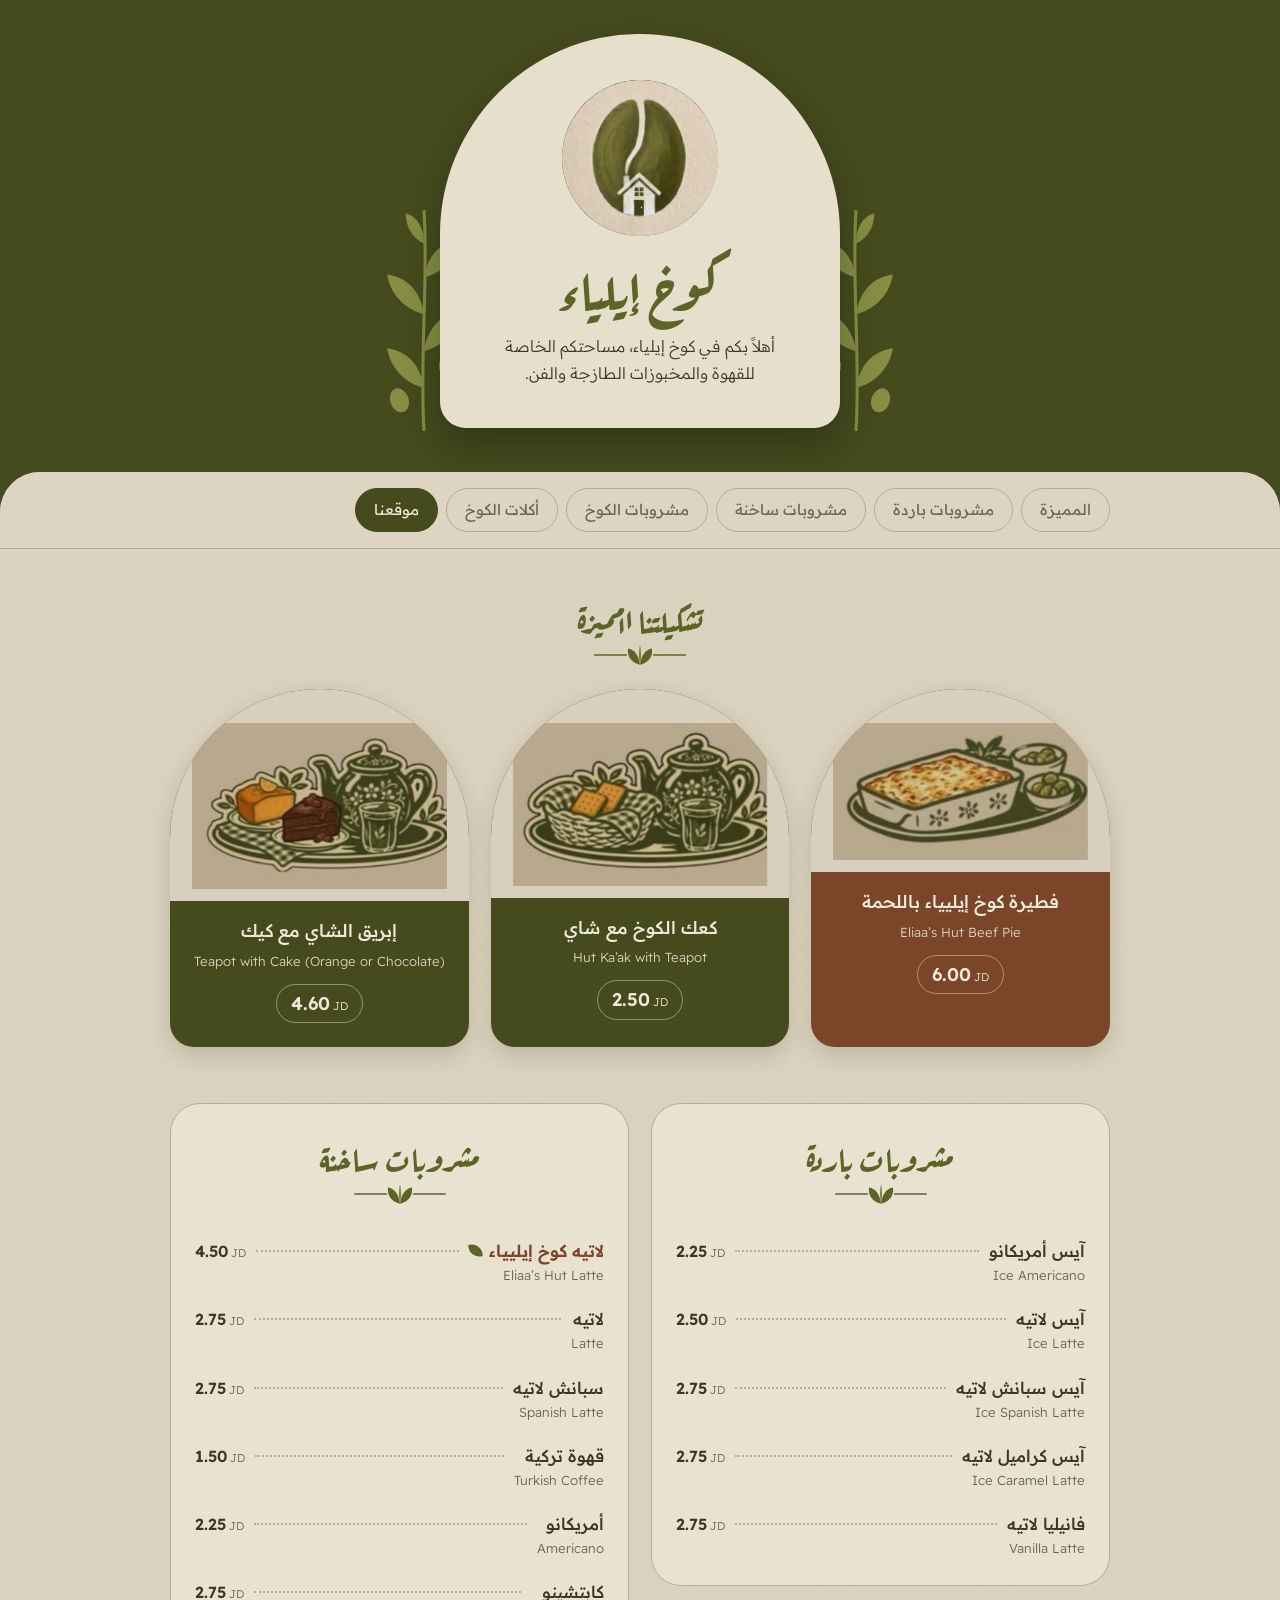
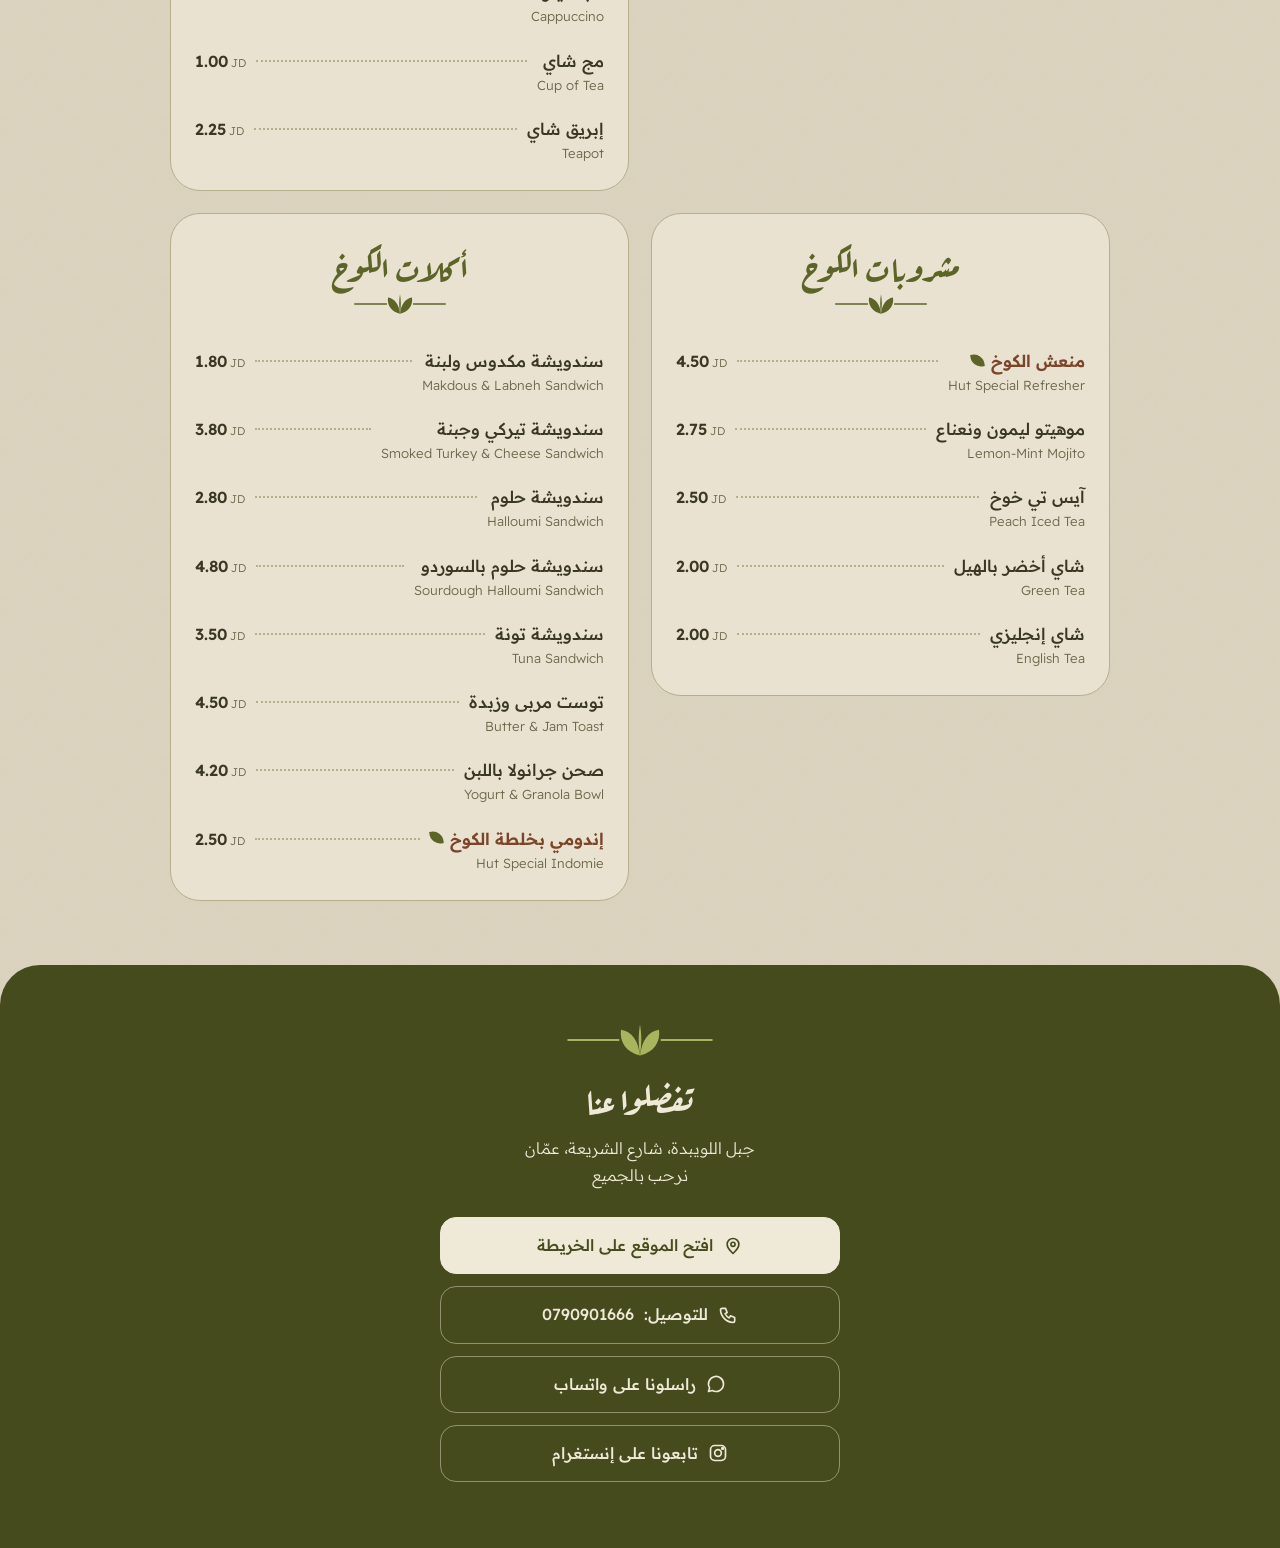
<file: index.html>
<!DOCTYPE html>
<html lang="ar" dir="rtl">
<head>
<meta charset="utf-8">
<meta name="viewport" content="width=device-width, initial-scale=1, viewport-fit=cover">
<title>كوخ إيلياء | القائمة</title>
<link rel="preconnect" href="https://fonts.googleapis.com">
<link rel="preconnect" href="https://fonts.gstatic.com" crossorigin>
<link href="https://fonts.googleapis.com/css2?family=Aref+Ruqaa:wght@400;700&family=Readex+Pro:wght@300;400;500;600&display=swap" rel="stylesheet">
<style>
:root{
  --bg:#ddd5c1; --paper:#e9e2d0; --ink:#3a3822; --soft:#6a674a; --olive:#5d6428; --olive-d:#454b1d;
  --brown:#7a4528; --line:#b7ae8e; --on-olive:#efe9d8; --arch:#e6dfcb; --tile:#d8cfbe;
  box-sizing:border-box; padding-top:env(safe-area-inset-top,0px); padding-bottom:env(safe-area-inset-bottom,0px);
}
@media (prefers-color-scheme:dark){
  :root:not([data-theme="light"]){--bg:#1b1e14;--paper:#252919;--ink:#ece5d1;--soft:#b3ad8e;--olive:#a9b45e;--olive-d:#363b1a;--brown:#d9a07a;--line:#434730;--on-olive:#ece5d1}
}
:root[data-theme="dark"]{--bg:#1b1e14;--paper:#252919;--ink:#ece5d1;--soft:#b3ad8e;--olive:#a9b45e;--olive-d:#363b1a;--brown:#d9a07a;--line:#434730;--on-olive:#ece5d1}
*{box-sizing:border-box}
html{scroll-behavior:smooth;scroll-padding-top:calc(env(safe-area-inset-top,0px) + 70px)}
body{margin:0;background:var(--bg);color:var(--ink);font-family:"Readex Pro","Segoe UI",Tahoma,sans-serif;line-height:1.7;overflow-x:clip;
  background-image:url("data:image/svg+xml,%3Csvg xmlns='http://www.w3.org/2000/svg' width='160' height='160'%3E%3Cfilter id='n'%3E%3CfeTurbulence type='fractalNoise' baseFrequency='.8' numOctaves='2'/%3E%3CfeColorMatrix values='0 0 0 0 .3 0 0 0 0 .28 0 0 0 0 .15 0 0 0 .08 0'/%3E%3C/filter%3E%3Crect width='160' height='160' filter='url(%23n)'/%3E%3C/svg%3E")}
body::before{content:"";position:fixed;inset:0 0 auto;height:env(safe-area-inset-top,0px);background:var(--olive-d);z-index:20}
a{color:inherit}
:focus-visible{outline:3px solid var(--brown);outline-offset:3px;border-radius:8px}
.wrap{max-width:980px;margin:0 auto;padding:0 20px}
.ar-font{font-family:"Aref Ruqaa","Amiri",serif}

/* hero: cream arch on olive, as on their printed menu */
.hero{background:var(--olive-d);color:var(--on-olive);padding:34px 0 84px;position:relative;overflow:hidden}
.hero .wrap{display:flex;justify-content:center;position:relative}
.arch{position:relative;width:min(100%,400px);background:var(--arch);color:var(--olive-d);border-radius:200px 200px 26px 26px;padding:46px 26px 40px;text-align:center;box-shadow:0 18px 40px rgba(0,0,0,.28);animation:up .9s cubic-bezier(.2,.7,.2,1) both}
.arch img{width:156px;height:156px;border-radius:50%;display:block;margin:0 auto 16px;animation:pop .9s .25s cubic-bezier(.2,.8,.3,1.2) both}
.arch h1{font-family:"Aref Ruqaa",serif;font-weight:700;font-size:clamp(2.6rem,11vw,3.4rem);line-height:1.2;margin:0;color:#5d6428}
.arch .en{margin:2px 0 16px;direction:ltr;font-weight:300;letter-spacing:.2em;font-size:.82rem;color:#6a674a}
.arch p.t{margin:0 auto;max-width:28ch;font-weight:300;font-size:1rem;color:#3a3822}
.twig{position:absolute;bottom:-6px;width:92px;height:230px;color:#8d9648;opacity:.9}
.twig.l{left:calc(50% - min(50%,200px) - 62px)}
.twig.r{right:calc(50% - min(50%,200px) - 62px);transform:scaleX(-1)}
@media(max-width:560px){.twig{display:none}}
@keyframes up{from{opacity:0;transform:translateY(26px)}to{opacity:1;transform:none}}
@keyframes pop{from{opacity:0;transform:scale(.7)}to{opacity:1;transform:none}}

.sheet{position:relative;margin-top:-40px;background:var(--bg);border-radius:40px 40px 0 0;background-image:inherit}

/* chips */
nav{position:sticky;top:env(safe-area-inset-top,0px);z-index:9;background:var(--bg);padding:12px 0;border-radius:40px 40px 0 0;box-shadow:0 1px 0 var(--line)}
nav .row{display:flex;gap:8px;overflow-x:auto;padding:4px 20px;scrollbar-width:none;max-width:980px;margin:0 auto}
nav .row::-webkit-scrollbar{display:none}
nav a{flex:none;text-decoration:none;font-size:.95rem;padding:8px 18px;border-radius:999px;border:1px solid var(--line);color:var(--soft);transition:background .2s,color .2s}
nav a.on{background:var(--olive-d);color:var(--on-olive);border-color:var(--olive-d)}

.sec-head{text-align:center;margin:0 0 22px}
.sec-head h2{font-family:"Aref Ruqaa",serif;font-weight:700;font-size:2.1rem;margin:0;line-height:1.3;color:var(--olive)}
.leaf{display:block;margin:4px auto 0;width:96px;height:24px;color:var(--olive)}
section{padding-top:48px}

/* signature cards */
.sig{display:grid;gap:18px}
.card{display:grid;grid-template-columns:42% 1fr;border-radius:24px;overflow:hidden;background:var(--olive-d);color:#efe9d8;box-shadow:0 8px 22px rgba(40,40,15,.16)}
.card.b{background:#7a4528}
.card .pic{background:var(--tile);display:flex;align-items:center;justify-content:center;padding:10px}
.card .pic img{width:100%;height:auto;display:block;mix-blend-mode:multiply}
.card .tx{padding:18px 18px;display:flex;flex-direction:column;justify-content:center;gap:6px}
.card .ar{font-size:1.1rem;font-weight:500;line-height:1.5}
.card .lat{font-size:.82rem;font-weight:300;opacity:.85;direction:ltr;text-align:right}
.card .p{align-self:flex-start;margin-top:6px;font-weight:600;font-size:1.15rem;direction:ltr;unicode-bidi:isolate;padding:3px 14px;border:1px solid rgba(239,233,216,.45);border-radius:999px}
.card .p small{font-weight:300;font-size:.7rem;margin-inline-start:3px}
@media(min-width:760px){
  .sig{grid-template-columns:repeat(3,1fr);gap:22px}
  .card{display:flex;flex-direction:column;border-radius:150px 150px 24px 24px}
  .card .pic{padding:34px 22px 12px}
  .card .tx{align-items:center;text-align:center;padding:16px 18px 24px}
  .card .lat{text-align:center}
  .card .p{align-self:center}
}

/* menu panels */
.panels{display:grid;gap:22px}
@media(min-width:820px){.panels{grid-template-columns:1fr 1fr;align-items:start}}
.panel{background:var(--paper);border:1px solid var(--line);border-radius:30px;padding:30px 24px 16px}
.panel section{padding:0}
.item{display:flex;align-items:baseline;gap:10px;padding:10px 0}
.item .n{flex:none;max-width:72%}
.item .ar{display:block;font-weight:500;font-size:1.04rem;line-height:1.5}
.item .lat{display:block;font-size:.82rem;color:var(--soft);font-weight:300;direction:ltr;text-align:right}
.item .dots{flex:1;border-bottom:2px dotted var(--line);transform:translateY(-5px);min-width:14px}
.item .p{flex:none;font-weight:600;color:var(--olive-d);direction:ltr;unicode-bidi:isolate;font-variant-numeric:tabular-nums}
.item .p small{font-weight:300;color:var(--soft);font-size:.7rem;margin-inline-start:3px}
:root:not([data-theme="light"]) .item .p{color:var(--ink)}
.item.house .ar{color:var(--brown);font-weight:600}
.item.house .ar::after{content:"";display:inline-block;width:.8em;height:.8em;margin-inline-start:7px;background:var(--olive);border-radius:0 80% 0 80%;transform:rotate(-8deg)}

/* footer */
footer{margin-top:64px;background:var(--olive-d);color:var(--on-olive);border-radius:40px 40px 0 0;padding:56px 0 calc(36px + env(safe-area-inset-bottom,0px));text-align:center;position:relative;overflow:hidden}
footer .orn{display:block;width:150px;height:38px;margin:0 auto 10px;color:#a9b45e}
footer h2{font-family:"Aref Ruqaa",serif;font-weight:700;font-size:2.2rem;margin:0 0 6px}
footer .addr{margin:0 0 28px;font-weight:300}
.btns{display:grid;gap:12px;max-width:400px;margin:0 auto}
.btn{display:flex;align-items:center;justify-content:center;gap:10px;padding:14px 18px;border-radius:16px;text-decoration:none;font-weight:500;border:1.5px solid rgba(239,233,216,.45);color:#efe9d8;transition:background .2s}
.btn.main{background:#efe9d8;color:#454b1d;border-color:#efe9d8}
.btn svg{width:20px;height:20px;flex:none}
.btn .tel{direction:ltr;unicode-bidi:isolate}
.btn:hover{background:rgba(239,233,216,.14)}
.btn.main:hover{background:#fff}
footer .tag{margin:30px 0 0;font-weight:300;font-size:.9rem;opacity:.75}
@media(prefers-reduced-motion:reduce){.arch,.arch img{animation:none}html{scroll-behavior:auto}}
</style>
</head>
<body>
<svg width="0" height="0" style="position:absolute" aria-hidden="true">
  <symbol id="leaf" viewBox="0 0 84 22"><g fill="currentColor"><path d="M0 11h30M54 11h30" stroke="currentColor" stroke-width="1.2" fill="none"/><path d="M42 20C34 18 30 12 31 5c6 1 10 6 11 15z"/><path d="M42 20C50 18 54 12 53 5c-6 1-10 6-11 15z"/><path d="M42 20C41 13 41 8 42 2c1 6 1 11 0 18z"/></g></symbol>
  <symbol id="twig" viewBox="0 0 60 150"><g fill="currentColor"><path d="M30 148C27 100 33 50 30 4" stroke="currentColor" stroke-width="2" fill="none"/><path d="M30 120C16 116 8 106 6 94c14 2 22 12 24 26z"/><path d="M30 96C44 92 52 82 54 70c-14 2-22 12-24 26z"/><path d="M30 72C16 68 8 58 6 46c14 2 22 12 24 26z"/><path d="M30 48C44 44 50 36 52 24c-14 2-20 12-22 24z"/><path d="M30 26C22 22 18 14 18 6c8 2 12 10 12 20z"/><ellipse cx="14" cy="128" rx="6" ry="8" transform="rotate(-20 14 128)"/><ellipse cx="46" cy="104" rx="6" ry="8" transform="rotate(20 46 104)"/></g></symbol>
</svg>

<header class="hero">
  <div class="wrap">
    <svg class="twig l" aria-hidden="true"><use href="#twig"/></svg>
    <svg class="twig r" aria-hidden="true"><use href="#twig"/></svg>
    <div class="arch">
      <img src="[data-uri]" alt="شعار كوخ إيليياء: حبة بن خضراء وبيت صغير">
      <h1>كوخ إيلياء</h1>
      <p class="en"></p>
      <p class="t">أهلاً بكم في كوخ إيلياء، مساحتكم الخاصة للقهوة والمخبوزات الطازجة والفن.</p>
    </div>
  </div>
</header>

<div class="sheet">
<nav aria-label="أقسام القائمة"><div class="row" id="tabs"></div></nav>
<main class="wrap" id="menu">
  <section id="sig">
    <div class="sec-head"><h2>تشكيلتنا المميزة</h2><svg class="leaf" aria-hidden="true"><use href="#leaf"/></svg></div>
    <div class="sig">
      <div class="card b"><div class="pic"><img alt="فطيرة اللحمة" src="[data-uri]"></div><div class="tx"><span class="ar">فطيرة كوخ إيليياء باللحمة</span><span class="lat">Eliaa’s Hut Beef Pie</span><span class="p">6.00<small>JD</small></span></div></div>
      <div class="card"><div class="pic"><img alt="كعك مع إبريق شاي" src="[data-uri]"></div><div class="tx"><span class="ar">كعك الكوخ مع شاي</span><span class="lat">Hut Ka’ak with Teapot</span><span class="p">2.50<small>JD</small></span></div></div>
      <div class="card"><div class="pic"><img alt="إبريق شاي مع كيك" src="[data-uri]"></div><div class="tx"><span class="ar">إبريق الشاي مع كيك</span><span class="lat">Teapot with Cake (Orange or Chocolate)</span><span class="p">4.60<small>JD</small></span></div></div>
    </div>
  </section>
  <div class="panels" id="panels" style="margin-top:56px"></div>
</main>

<footer id="find">
  <div class="wrap">
    <svg class="orn" aria-hidden="true"><use href="#leaf"/></svg>
    <h2>تفضلوا عنا</h2>
    <p class="addr">جبل اللويبدة، شارع الشريعة، عمّان<br>نرحب بالجميع  </p>
    <div class="btns">
      <a class="btn main" href="https://maps.app.goo.gl/DpFZ5mfxwwh576C3A" target="_blank" rel="noopener">
        <svg viewBox="0 0 24 24" fill="none" stroke="currentColor" stroke-width="2" stroke-linecap="round" stroke-linejoin="round"><path d="M12 21s7-6.2 7-11a7 7 0 1 0-14 0c0 4.8 7 11 7 11z"/><circle cx="12" cy="10" r="2.5"/></svg>
        افتح الموقع على الخريطة</a>
      <a class="btn" href="tel:+962790901666">
        <svg viewBox="0 0 24 24" fill="none" stroke="currentColor" stroke-width="2" stroke-linecap="round" stroke-linejoin="round"><path d="M5 4h4l2 5-2.5 1.5a11 11 0 0 0 5 5L15 13l5 2v4a2 2 0 0 1-2 2A16 16 0 0 1 3 6a2 2 0 0 1 2-2z"/></svg>
        للتوصيل: <span class="tel">0790901666</span></a>
      <a class="btn" href="https://wa.me/962790901666" target="_blank" rel="noopener">
        <svg viewBox="0 0 24 24" fill="none" stroke="currentColor" stroke-width="2" stroke-linecap="round" stroke-linejoin="round"><path d="M21 12a9 9 0 0 1-13.4 7.8L3 21l1.3-4.4A9 9 0 1 1 21 12z"/></svg>
        راسلونا على واتساب</a>
      <a class="btn" href="https://www.instagram.com/kukhelia.jo" target="_blank" rel="noopener">
        <svg viewBox="0 0 24 24" fill="none" stroke="currentColor" stroke-width="2" stroke-linecap="round" stroke-linejoin="round"><rect x="3" y="3" width="18" height="18" rx="5"/><circle cx="12" cy="12" r="4"/><circle cx="17.5" cy="6.5" r="1" fill="currentColor"/></svg>
        تابعونا على إنستغرام</a>
    </div>
    <p class="tag"></p>
  </div>
</footer>
</div>

<script>
var M=[
{id:"cold",t:"مشروبات باردة",i:[
 ["آيس أمريكانو","Ice Americano","2.25"],["آيس لاتيه","Ice Latte","2.50"],
 ["آيس سبانش لاتيه","Ice Spanish Latte","2.75"],["آيس كراميل لاتيه","Ice Caramel Latte","2.75"],
 ["فانيليا لاتيه","Vanilla Latte","2.75"]]},
{id:"hot",t:"مشروبات ساخنة",i:[
 ["لاتيه كوخ إيليياء","Eliaa’s Hut Latte","4.50",1],["لاتيه","Latte","2.75"],
 ["سبانش لاتيه","Spanish Latte","2.75"],["قهوة تركية","Turkish Coffee","1.50"],
 ["أمريكانو","Americano","2.25"],["كابتشينو","Cappuccino","2.75"],
 ["مج شاي","Cup of Tea","1.00"],["إبريق شاي","Teapot","2.25"]]},
{id:"hut",t:"مشروبات الكوخ",i:[
 ["منعش الكوخ","Hut Special Refresher","4.50",1],["موهيتو ليمون ونعناع","Lemon-Mint Mojito","2.75"],
 ["آيس تي خوخ","Peach Iced Tea","2.50"],["شاي أخضر بالهيل","Green Tea","2.00"],
 ["شاي إنجليزي","English Tea","2.00"]]},
{id:"food",t:"أكلات الكوخ",i:[
 ["سندويشة مكدوس ولبنة","Makdous & Labneh Sandwich","1.80"],
 ["سندويشة تيركي وجبنة","Smoked Turkey & Cheese Sandwich","3.80"],
 ["سندويشة حلوم","Halloumi Sandwich","2.80"],
 ["سندويشة حلوم بالسوردو","Sourdough Halloumi Sandwich","4.80"],
 ["سندويشة تونة","Tuna Sandwich","3.50"],
 ["توست مربى وزبدة","Butter & Jam Toast","4.50"],
 ["صحن جرانولا باللبن","Yogurt & Granola Bowl","4.20"],
 ["إندومي بخلطة الكوخ","Hut Special Indomie","2.50",1]]}
];
var h="",t='<a href="#sig">المميزة</a>';
M.forEach(function(s){
  h+='<div class="panel"><section id="'+s.id+'"><div class="sec-head"><h2>'+s.t+'</h2><svg class="leaf" aria-hidden="true"><use href="#leaf"/></svg></div>';
  s.i.forEach(function(x){
    h+='<div class="item'+(x[3]?' house':'')+'"><div class="n"><span class="ar">'+x[0]+'</span><span class="lat">'+x[1]+'</span></div><span class="dots"></span><span class="p">'+x[2]+'<small>JD</small></span></div>';
  });
  h+='</section></div>';
  t+='<a href="#'+s.id+'">'+s.t+'</a>';
});
document.getElementById("panels").innerHTML=h;
var tabs=document.getElementById("tabs");tabs.innerHTML=t+'<a href="#find">موقعنا</a>';
var links=[].slice.call(tabs.children);
var cur="";
function setOn(id){
  if(id===cur)return;cur=id;
  links.forEach(function(a){
    var on=a.getAttribute("href")==="#"+id;a.classList.toggle("on",on);
    if(on){var r=a.getBoundingClientRect(),t=tabs.getBoundingClientRect();
      tabs.scrollLeft+=(r.left+r.width/2)-(t.left+t.width/2);}
  });
}
if("IntersectionObserver" in window){
  var io=new IntersectionObserver(function(es){es.forEach(function(e){if(e.isIntersecting)setOn(e.target.id)})},{rootMargin:"-30% 0px -60% 0px"});
  [].slice.call(document.querySelectorAll("section,#find")).forEach(function(x){io.observe(x)});
}
</script>
</body>
</html>
</file>
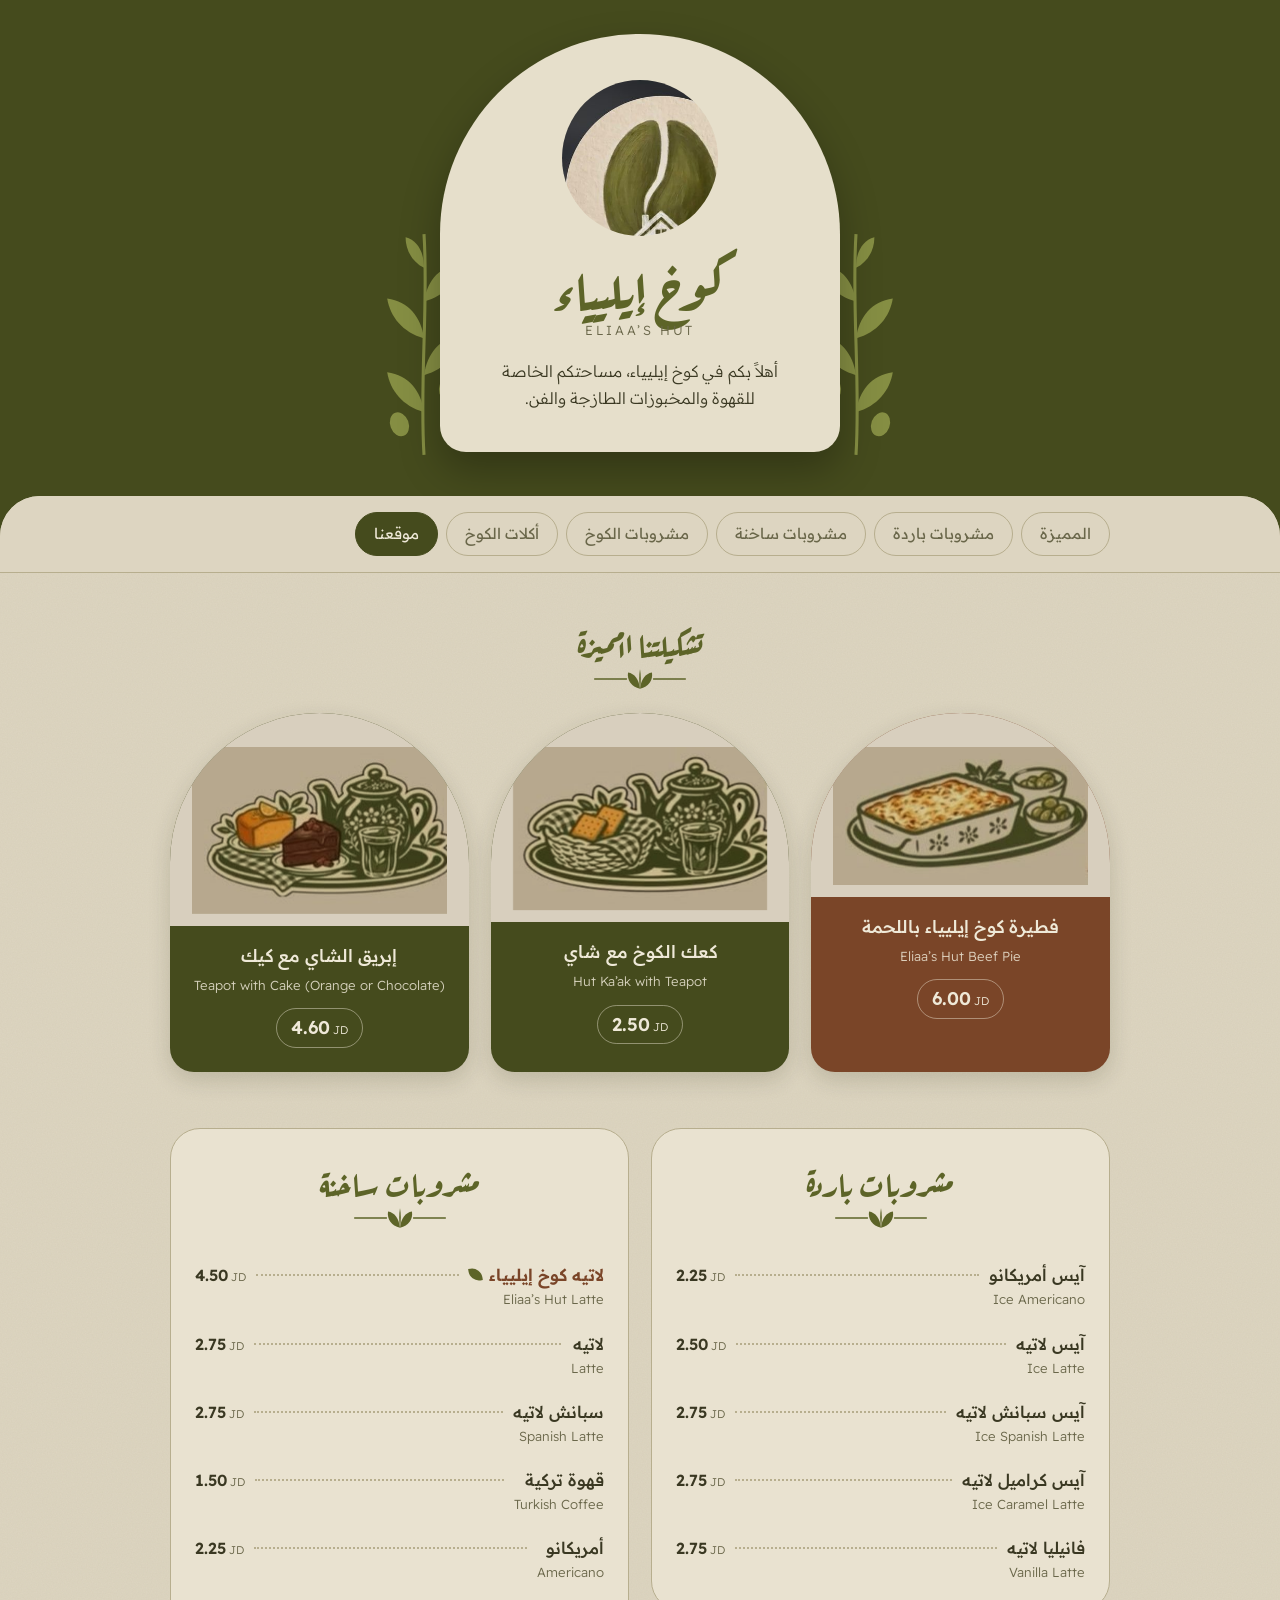
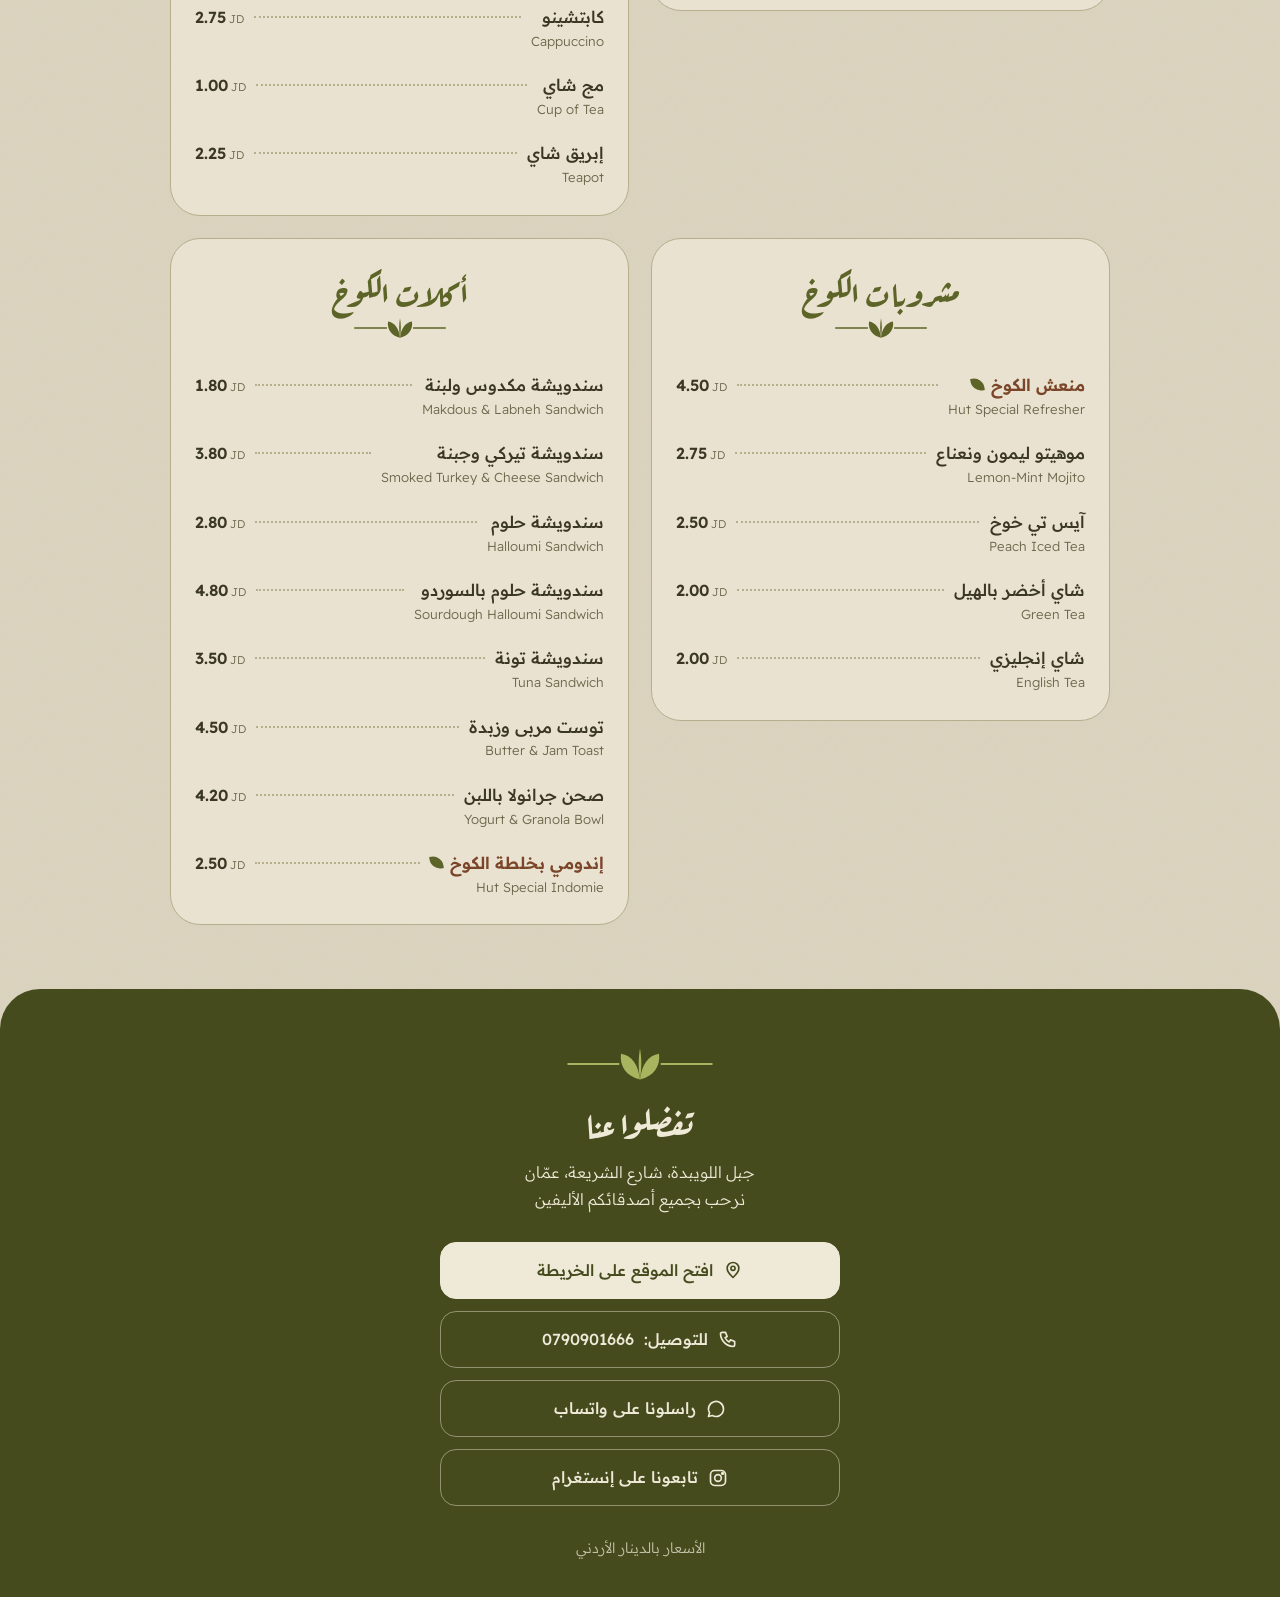
<file: index (1).html>
<!DOCTYPE html>
<html lang="ar" dir="rtl">
<head>
<meta charset="utf-8">
<meta name="viewport" content="width=device-width, initial-scale=1, viewport-fit=cover">
<title>كوخ إيليياء | القائمة</title>
<link rel="preconnect" href="https://fonts.googleapis.com">
<link rel="preconnect" href="https://fonts.gstatic.com" crossorigin>
<link href="https://fonts.googleapis.com/css2?family=Aref+Ruqaa:wght@400;700&family=Readex+Pro:wght@300;400;500;600&display=swap" rel="stylesheet">
<style>
:root{
  --bg:#ddd5c1; --paper:#e9e2d0; --ink:#3a3822; --soft:#6a674a; --olive:#5d6428; --olive-d:#454b1d;
  --brown:#7a4528; --line:#b7ae8e; --on-olive:#efe9d8; --arch:#e6dfcb; --tile:#d8cfbe;
  box-sizing:border-box; padding-top:env(safe-area-inset-top,0px); padding-bottom:env(safe-area-inset-bottom,0px);
}
@media (prefers-color-scheme:dark){
  :root:not([data-theme="light"]){--bg:#1b1e14;--paper:#252919;--ink:#ece5d1;--soft:#b3ad8e;--olive:#a9b45e;--olive-d:#363b1a;--brown:#d9a07a;--line:#434730;--on-olive:#ece5d1}
}
:root[data-theme="dark"]{--bg:#1b1e14;--paper:#252919;--ink:#ece5d1;--soft:#b3ad8e;--olive:#a9b45e;--olive-d:#363b1a;--brown:#d9a07a;--line:#434730;--on-olive:#ece5d1}
*{box-sizing:border-box}
html{scroll-behavior:smooth;scroll-padding-top:calc(env(safe-area-inset-top,0px) + 70px)}
body{margin:0;background:var(--bg);color:var(--ink);font-family:"Readex Pro","Segoe UI",Tahoma,sans-serif;line-height:1.7;overflow-x:hidden;
  background-image:url("data:image/svg+xml,%3Csvg xmlns='http://www.w3.org/2000/svg' width='160' height='160'%3E%3Cfilter id='n'%3E%3CfeTurbulence type='fractalNoise' baseFrequency='.8' numOctaves='2'/%3E%3CfeColorMatrix values='0 0 0 0 .3 0 0 0 0 .28 0 0 0 0 .15 0 0 0 .08 0'/%3E%3C/filter%3E%3Crect width='160' height='160' filter='url(%23n)'/%3E%3C/svg%3E")}
body::before{content:"";position:fixed;inset:0 0 auto;height:env(safe-area-inset-top,0px);background:var(--olive-d);z-index:20}
a{color:inherit}
:focus-visible{outline:3px solid var(--brown);outline-offset:3px;border-radius:8px}
.wrap{max-width:980px;margin:0 auto;padding:0 20px}
.ar-font{font-family:"Aref Ruqaa","Amiri",serif}

/* hero: cream arch on olive, as on their printed menu */
.hero{background:var(--olive-d);color:var(--on-olive);padding:34px 0 84px;position:relative;overflow:hidden}
.hero .wrap{display:flex;justify-content:center;position:relative}
.arch{position:relative;width:min(100%,400px);background:var(--arch);color:var(--olive-d);border-radius:200px 200px 26px 26px;padding:46px 26px 40px;text-align:center;box-shadow:0 18px 40px rgba(0,0,0,.28);animation:up .9s cubic-bezier(.2,.7,.2,1) both}
.arch img{width:156px;height:156px;border-radius:50%;display:block;margin:0 auto 16px;animation:pop .9s .25s cubic-bezier(.2,.8,.3,1.2) both}
.arch h1{font-family:"Aref Ruqaa",serif;font-weight:700;font-size:clamp(2.6rem,11vw,3.4rem);line-height:1.2;margin:0;color:#5d6428}
.arch .en{margin:2px 0 16px;direction:ltr;font-weight:300;letter-spacing:.2em;font-size:.82rem;color:#6a674a}
.arch p.t{margin:0 auto;max-width:28ch;font-weight:300;font-size:1rem;color:#3a3822}
.twig{position:absolute;bottom:-6px;width:92px;height:230px;color:#8d9648;opacity:.9}
.twig.l{left:calc(50% - min(50%,200px) - 62px)}
.twig.r{right:calc(50% - min(50%,200px) - 62px);transform:scaleX(-1)}
@media(max-width:560px){.twig{display:none}}
@keyframes up{from{opacity:0;transform:translateY(26px)}to{opacity:1;transform:none}}
@keyframes pop{from{opacity:0;transform:scale(.7)}to{opacity:1;transform:none}}

.sheet{position:relative;margin-top:-40px;background:var(--bg);border-radius:40px 40px 0 0;background-image:inherit}

/* chips */
nav{position:sticky;top:env(safe-area-inset-top,0px);z-index:9;background:var(--bg);padding:12px 0;border-radius:40px 40px 0 0;box-shadow:0 1px 0 var(--line)}
nav .row{display:flex;gap:8px;overflow-x:auto;padding:4px 20px;scrollbar-width:none;max-width:980px;margin:0 auto}
nav .row::-webkit-scrollbar{display:none}
nav a{flex:none;text-decoration:none;font-size:.95rem;padding:8px 18px;border-radius:999px;border:1px solid var(--line);color:var(--soft);transition:background .2s,color .2s}
nav a.on{background:var(--olive-d);color:var(--on-olive);border-color:var(--olive-d)}

.sec-head{text-align:center;margin:0 0 22px}
.sec-head h2{font-family:"Aref Ruqaa",serif;font-weight:700;font-size:2.1rem;margin:0;line-height:1.3;color:var(--olive)}
.leaf{display:block;margin:4px auto 0;width:96px;height:24px;color:var(--olive)}
section{padding-top:48px}

/* signature cards */
.sig{display:grid;gap:18px}
.card{display:grid;grid-template-columns:42% 1fr;border-radius:24px;overflow:hidden;background:var(--olive-d);color:#efe9d8;box-shadow:0 8px 22px rgba(40,40,15,.16)}
.card.b{background:#7a4528}
.card .pic{background:var(--tile);display:flex;align-items:center;justify-content:center;padding:10px}
.card .pic img{width:100%;height:auto;display:block;mix-blend-mode:multiply}
.card .tx{padding:18px 18px;display:flex;flex-direction:column;justify-content:center;gap:6px}
.card .ar{font-size:1.1rem;font-weight:500;line-height:1.5}
.card .lat{font-size:.82rem;font-weight:300;opacity:.85;direction:ltr;text-align:right}
.card .p{align-self:flex-start;margin-top:6px;font-weight:600;font-size:1.15rem;direction:ltr;unicode-bidi:isolate;padding:3px 14px;border:1px solid rgba(239,233,216,.45);border-radius:999px}
.card .p small{font-weight:300;font-size:.7rem;margin-inline-start:3px}
@media(min-width:760px){
  .sig{grid-template-columns:repeat(3,1fr);gap:22px}
  .card{display:flex;flex-direction:column;border-radius:150px 150px 24px 24px}
  .card .pic{padding:34px 22px 12px}
  .card .tx{align-items:center;text-align:center;padding:16px 18px 24px}
  .card .lat{text-align:center}
  .card .p{align-self:center}
}

/* menu panels */
.panels{display:grid;gap:22px}
@media(min-width:820px){.panels{grid-template-columns:1fr 1fr;align-items:start}}
.panel{background:var(--paper);border:1px solid var(--line);border-radius:30px;padding:30px 24px 16px}
.panel section{padding:0}
.item{display:flex;align-items:baseline;gap:10px;padding:10px 0}
.item .n{flex:none;max-width:72%}
.item .ar{display:block;font-weight:500;font-size:1.04rem;line-height:1.5}
.item .lat{display:block;font-size:.82rem;color:var(--soft);font-weight:300;direction:ltr;text-align:right}
.item .dots{flex:1;border-bottom:2px dotted var(--line);transform:translateY(-5px);min-width:14px}
.item .p{flex:none;font-weight:600;color:var(--olive-d);direction:ltr;unicode-bidi:isolate;font-variant-numeric:tabular-nums}
.item .p small{font-weight:300;color:var(--soft);font-size:.7rem;margin-inline-start:3px}
:root:not([data-theme="light"]) .item .p{color:var(--ink)}
.item.house .ar{color:var(--brown);font-weight:600}
.item.house .ar::after{content:"";display:inline-block;width:.8em;height:.8em;margin-inline-start:7px;background:var(--olive);border-radius:0 80% 0 80%;transform:rotate(-8deg)}

/* footer */
footer{margin-top:64px;background:var(--olive-d);color:var(--on-olive);border-radius:40px 40px 0 0;padding:56px 0 calc(36px + env(safe-area-inset-bottom,0px));text-align:center;position:relative;overflow:hidden}
footer .orn{display:block;width:150px;height:38px;margin:0 auto 10px;color:#a9b45e}
footer h2{font-family:"Aref Ruqaa",serif;font-weight:700;font-size:2.2rem;margin:0 0 6px}
footer .addr{margin:0 0 28px;font-weight:300}
.btns{display:grid;gap:12px;max-width:400px;margin:0 auto}
.btn{display:flex;align-items:center;justify-content:center;gap:10px;padding:14px 18px;border-radius:16px;text-decoration:none;font-weight:500;border:1.5px solid rgba(239,233,216,.45);color:#efe9d8;transition:background .2s}
.btn.main{background:#efe9d8;color:#454b1d;border-color:#efe9d8}
.btn svg{width:20px;height:20px;flex:none}
.btn .tel{direction:ltr;unicode-bidi:isolate}
.btn:hover{background:rgba(239,233,216,.14)}
.btn.main:hover{background:#fff}
footer .tag{margin:30px 0 0;font-weight:300;font-size:.9rem;opacity:.75}
@media(prefers-reduced-motion:reduce){.arch,.arch img{animation:none}html{scroll-behavior:auto}}
</style>
</head>
<body>
<svg width="0" height="0" style="position:absolute" aria-hidden="true">
  <symbol id="leaf" viewBox="0 0 84 22"><g fill="currentColor"><path d="M0 11h30M54 11h30" stroke="currentColor" stroke-width="1.2" fill="none"/><path d="M42 20C34 18 30 12 31 5c6 1 10 6 11 15z"/><path d="M42 20C50 18 54 12 53 5c-6 1-10 6-11 15z"/><path d="M42 20C41 13 41 8 42 2c1 6 1 11 0 18z"/></g></symbol>
  <symbol id="twig" viewBox="0 0 60 150"><g fill="currentColor"><path d="M30 148C27 100 33 50 30 4" stroke="currentColor" stroke-width="2" fill="none"/><path d="M30 120C16 116 8 106 6 94c14 2 22 12 24 26z"/><path d="M30 96C44 92 52 82 54 70c-14 2-22 12-24 26z"/><path d="M30 72C16 68 8 58 6 46c14 2 22 12 24 26z"/><path d="M30 48C44 44 50 36 52 24c-14 2-20 12-22 24z"/><path d="M30 26C22 22 18 14 18 6c8 2 12 10 12 20z"/><ellipse cx="14" cy="128" rx="6" ry="8" transform="rotate(-20 14 128)"/><ellipse cx="46" cy="104" rx="6" ry="8" transform="rotate(20 46 104)"/></g></symbol>
</svg>

<header class="hero">
  <div class="wrap">
    <svg class="twig l" aria-hidden="true"><use href="#twig"/></svg>
    <svg class="twig r" aria-hidden="true"><use href="#twig"/></svg>
    <div class="arch">
      <img src="[data-uri]" alt="شعار كوخ إيليياء: حبة بن خضراء وبيت صغير">
      <h1>كوخ إيليياء</h1>
      <p class="en">ELIAA’S HUT</p>
      <p class="t">أهلاً بكم في كوخ إيليياء، مساحتكم الخاصة للقهوة والمخبوزات الطازجة والفن.</p>
    </div>
  </div>
</header>

<div class="sheet">
<nav aria-label="أقسام القائمة"><div class="row" id="tabs"></div></nav>
<main class="wrap" id="menu">
  <section id="sig">
    <div class="sec-head"><h2>تشكيلتنا المميزة</h2><svg class="leaf" aria-hidden="true"><use href="#leaf"/></svg></div>
    <div class="sig">
      <div class="card b"><div class="pic"><img alt="فطيرة اللحمة" src="[data-uri]"></div><div class="tx"><span class="ar">فطيرة كوخ إيليياء باللحمة</span><span class="lat">Eliaa’s Hut Beef Pie</span><span class="p">6.00<small>JD</small></span></div></div>
      <div class="card"><div class="pic"><img alt="كعك مع إبريق شاي" src="[data-uri]"></div><div class="tx"><span class="ar">كعك الكوخ مع شاي</span><span class="lat">Hut Ka’ak with Teapot</span><span class="p">2.50<small>JD</small></span></div></div>
      <div class="card"><div class="pic"><img alt="إبريق شاي مع كيك" src="[data-uri]"></div><div class="tx"><span class="ar">إبريق الشاي مع كيك</span><span class="lat">Teapot with Cake (Orange or Chocolate)</span><span class="p">4.60<small>JD</small></span></div></div>
    </div>
  </section>
  <div class="panels" id="panels" style="margin-top:56px"></div>
</main>

<footer id="find">
  <div class="wrap">
    <svg class="orn" aria-hidden="true"><use href="#leaf"/></svg>
    <h2>تفضلوا عنا</h2>
    <p class="addr">جبل اللويبدة، شارع الشريعة، عمّان<br>نرحب بجميع أصدقائكم الأليفين</p>
    <div class="btns">
      <a class="btn main" href="https://maps.app.goo.gl/DpFZ5mfxwwh576C3A" target="_blank" rel="noopener">
        <svg viewBox="0 0 24 24" fill="none" stroke="currentColor" stroke-width="2" stroke-linecap="round" stroke-linejoin="round"><path d="M12 21s7-6.2 7-11a7 7 0 1 0-14 0c0 4.8 7 11 7 11z"/><circle cx="12" cy="10" r="2.5"/></svg>
        افتح الموقع على الخريطة</a>
      <a class="btn" href="tel:+962790901666">
        <svg viewBox="0 0 24 24" fill="none" stroke="currentColor" stroke-width="2" stroke-linecap="round" stroke-linejoin="round"><path d="M5 4h4l2 5-2.5 1.5a11 11 0 0 0 5 5L15 13l5 2v4a2 2 0 0 1-2 2A16 16 0 0 1 3 6a2 2 0 0 1 2-2z"/></svg>
        للتوصيل: <span class="tel">0790901666</span></a>
      <a class="btn" href="https://wa.me/962790901666" target="_blank" rel="noopener">
        <svg viewBox="0 0 24 24" fill="none" stroke="currentColor" stroke-width="2" stroke-linecap="round" stroke-linejoin="round"><path d="M21 12a9 9 0 0 1-13.4 7.8L3 21l1.3-4.4A9 9 0 1 1 21 12z"/></svg>
        راسلونا على واتساب</a>
      <a class="btn" href="https://www.instagram.com/kukhelia.jo" target="_blank" rel="noopener">
        <svg viewBox="0 0 24 24" fill="none" stroke="currentColor" stroke-width="2" stroke-linecap="round" stroke-linejoin="round"><rect x="3" y="3" width="18" height="18" rx="5"/><circle cx="12" cy="12" r="4"/><circle cx="17.5" cy="6.5" r="1" fill="currentColor"/></svg>
        تابعونا على إنستغرام</a>
    </div>
    <p class="tag">الأسعار بالدينار الأردني</p>
  </div>
</footer>
</div>

<script>
var M=[
{id:"cold",t:"مشروبات باردة",i:[
 ["آيس أمريكانو","Ice Americano","2.25"],["آيس لاتيه","Ice Latte","2.50"],
 ["آيس سبانش لاتيه","Ice Spanish Latte","2.75"],["آيس كراميل لاتيه","Ice Caramel Latte","2.75"],
 ["فانيليا لاتيه","Vanilla Latte","2.75"]]},
{id:"hot",t:"مشروبات ساخنة",i:[
 ["لاتيه كوخ إيليياء","Eliaa’s Hut Latte","4.50",1],["لاتيه","Latte","2.75"],
 ["سبانش لاتيه","Spanish Latte","2.75"],["قهوة تركية","Turkish Coffee","1.50"],
 ["أمريكانو","Americano","2.25"],["كابتشينو","Cappuccino","2.75"],
 ["مج شاي","Cup of Tea","1.00"],["إبريق شاي","Teapot","2.25"]]},
{id:"hut",t:"مشروبات الكوخ",i:[
 ["منعش الكوخ","Hut Special Refresher","4.50",1],["موهيتو ليمون ونعناع","Lemon-Mint Mojito","2.75"],
 ["آيس تي خوخ","Peach Iced Tea","2.50"],["شاي أخضر بالهيل","Green Tea","2.00"],
 ["شاي إنجليزي","English Tea","2.00"]]},
{id:"food",t:"أكلات الكوخ",i:[
 ["سندويشة مكدوس ولبنة","Makdous & Labneh Sandwich","1.80"],
 ["سندويشة تيركي وجبنة","Smoked Turkey & Cheese Sandwich","3.80"],
 ["سندويشة حلوم","Halloumi Sandwich","2.80"],
 ["سندويشة حلوم بالسوردو","Sourdough Halloumi Sandwich","4.80"],
 ["سندويشة تونة","Tuna Sandwich","3.50"],
 ["توست مربى وزبدة","Butter & Jam Toast","4.50"],
 ["صحن جرانولا باللبن","Yogurt & Granola Bowl","4.20"],
 ["إندومي بخلطة الكوخ","Hut Special Indomie","2.50",1]]}
];
var h="",t='<a href="#sig">المميزة</a>';
M.forEach(function(s){
  h+='<div class="panel"><section id="'+s.id+'"><div class="sec-head"><h2>'+s.t+'</h2><svg class="leaf" aria-hidden="true"><use href="#leaf"/></svg></div>';
  s.i.forEach(function(x){
    h+='<div class="item'+(x[3]?' house':'')+'"><div class="n"><span class="ar">'+x[0]+'</span><span class="lat">'+x[1]+'</span></div><span class="dots"></span><span class="p">'+x[2]+'<small>JD</small></span></div>';
  });
  h+='</section></div>';
  t+='<a href="#'+s.id+'">'+s.t+'</a>';
});
document.getElementById("panels").innerHTML=h;
var tabs=document.getElementById("tabs");tabs.innerHTML=t+'<a href="#find">موقعنا</a>';
var links=[].slice.call(tabs.children);
if("IntersectionObserver" in window){
  var io=new IntersectionObserver(function(es){es.forEach(function(e){if(e.isIntersecting){
    links.forEach(function(a){var on=a.getAttribute("href")==="#"+e.target.id;a.classList.toggle("on",on);
      if(on){try{a.scrollIntoView({inline:"center",block:"nearest"})}catch(_){}}});
  }})},{rootMargin:"-30% 0px -60% 0px"});
  [].slice.call(document.querySelectorAll("section,#find")).forEach(function(s){io.observe(s)});
}
</script>
</body>
</html>
</file>
